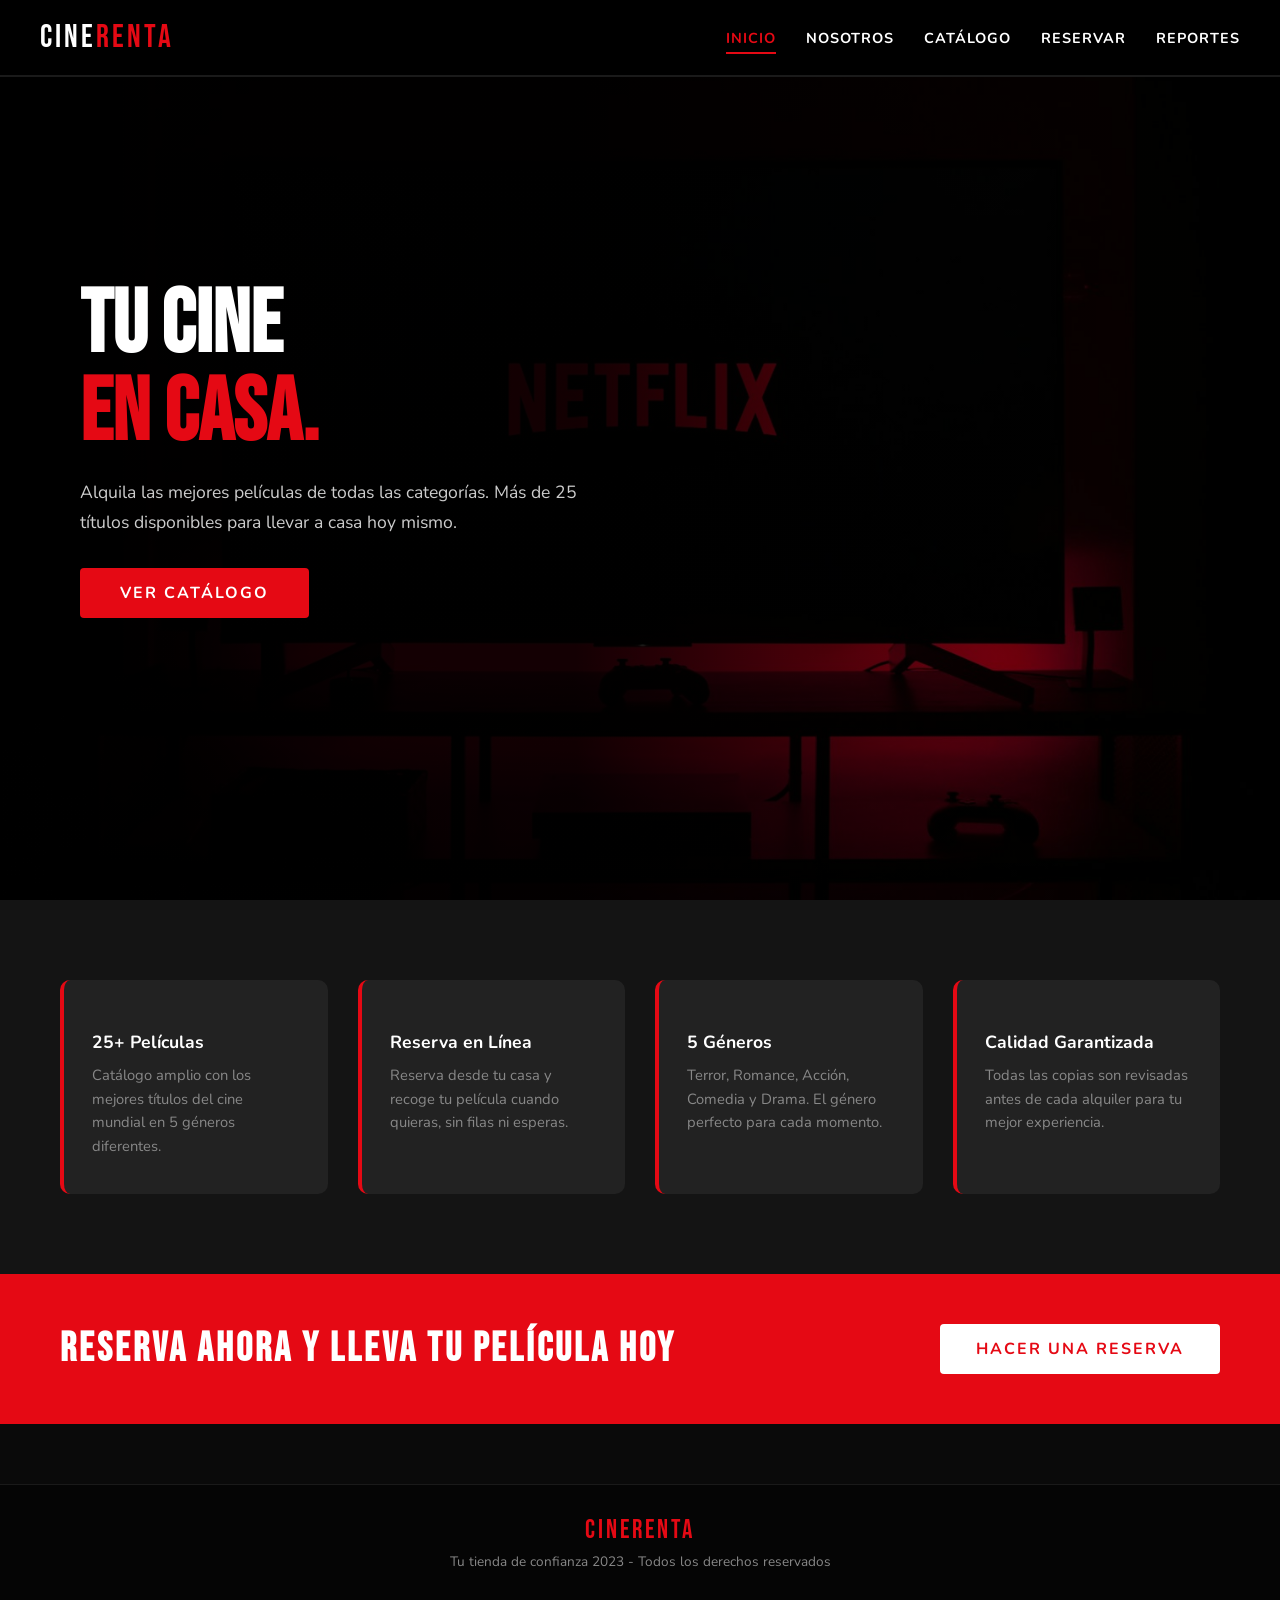
<file: CineRenta/index.html>
<!DOCTYPE html>
<html lang="es">
<head>
  <meta charset="UTF-8" />
  <meta name="viewport" content="width=device-width, initial-scale=1.0" />
  <title>CineRenta - Inicio</title>
  <link rel="stylesheet" href="css/estilos.css" />
</head>
<body>

  <nav>
    <a class="logo" href="index.html"><span>CINE</span>RENTA</a>
    <button class="menu-hamburguesa" onclick="document.getElementById('menu').classList.toggle('abierto')">&#9776;</button>
    <ul id="menu">
      <li><a href="index.html" class="activo">Inicio</a></li>
      <li><a href="nosotros.html">Nosotros</a></li>
      <li><a href="catalogo.html">Catálogo</a></li>
      <li><a href="reservar.html">Reservar</a></li>
      <li><a href="reportes.html">Reportes</a></li>
    </ul>
  </nav>

  <section class="hero">
    <img class="hero-img" src="imagenes/imagen1.jfif" alt="Fondo cine" />
    <div class="hero-overlay"></div>
    <div class="hero-contenido">
      <h1>Tu cine<br><span>en casa.</span></h1>
      <p>Alquila las mejores películas de todas las categorías. Más de 25 títulos disponibles para llevar a casa hoy mismo.</p>
      <a href="catalogo.html" class="btn-hero">Ver Catálogo</a>
    </div>
  </section>

  <div class="caracteristicas">
    <div class="card-caract">
      <div class="icono"></div>
      <h3>25+ Películas</h3>
      <p>Catálogo amplio con los mejores títulos del cine mundial en 5 géneros diferentes.</p>
    </div>
    <div class="card-caract">
      <div class="icono"></div>
      <h3>Reserva en Línea</h3>
      <p>Reserva desde tu casa y recoge tu película cuando quieras, sin filas ni esperas.</p>
    </div>
    <div class="card-caract">
      <div class="icono"></div>
      <h3>5 Géneros</h3>
      <p>Terror, Romance, Acción, Comedia y Drama. El género perfecto para cada momento.</p>
    </div>
    <div class="card-caract">
      <div class="icono"></div>
      <h3>Calidad Garantizada</h3>
      <p>Todas las copias son revisadas antes de cada alquiler para tu mejor experiencia.</p>
    </div>
  </div>

  <div class="banner-inferior">
    <h2>Reserva ahora y lleva tu película hoy</h2>
    <a href="reservar.html" class="btn-blanco">Hacer una Reserva</a>
  </div>

  <footer>
    <div class="logo-footer">CINERENTA</div>
    <p>Tu tienda de confianza 2023 - Todos los derechos reservados</p>
  </footer>
<script src="js/scripts.js"></script>
</body>
</html>
</file>
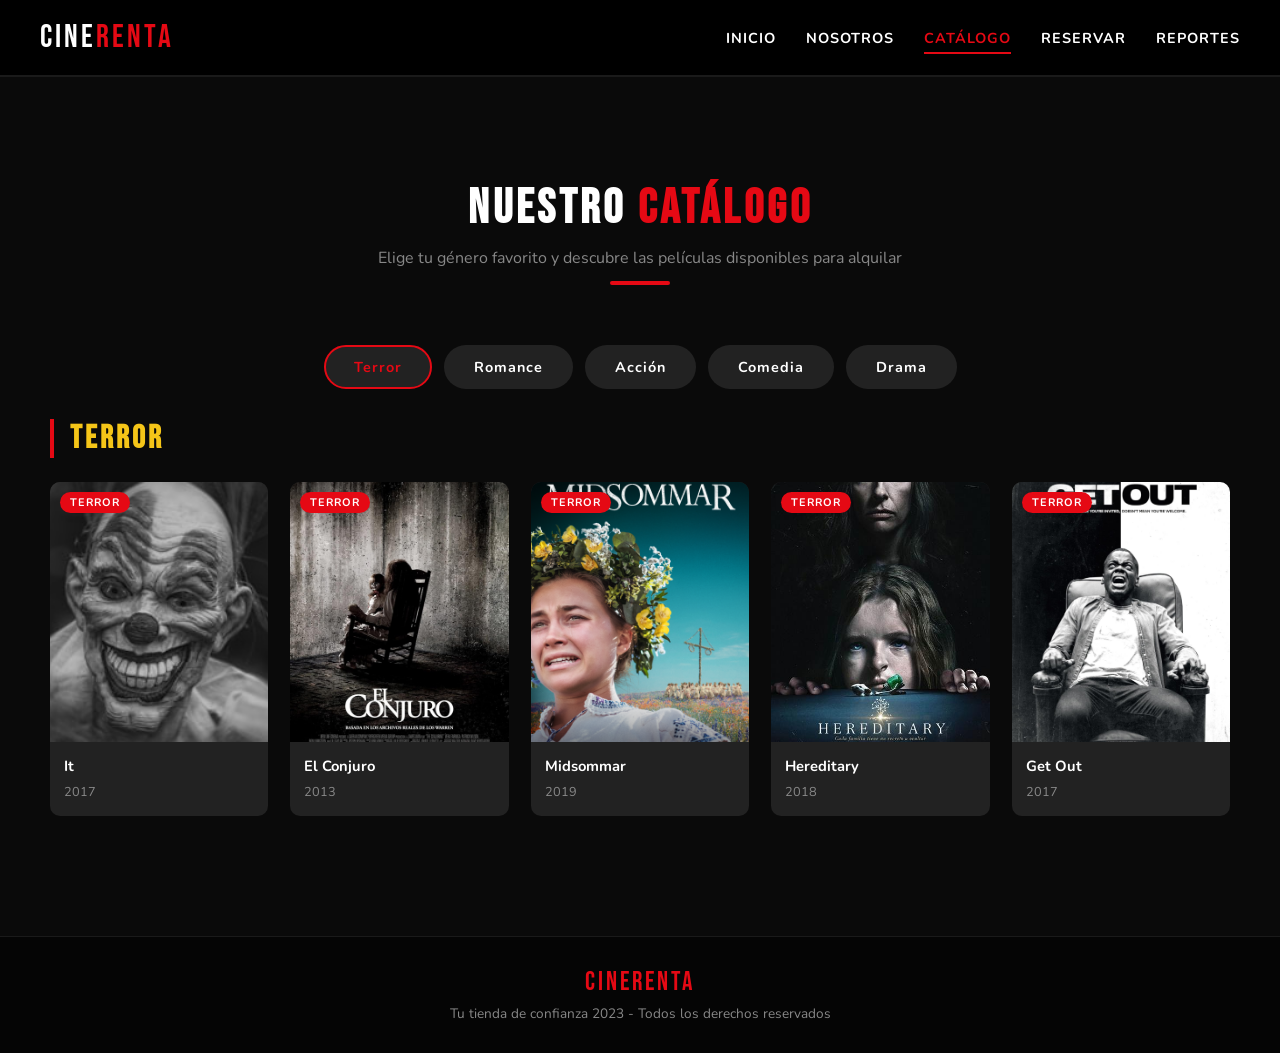
<file: CineRenta/catalogo.html>
<!DOCTYPE html>
<html lang="es">
<head>
  <meta charset="UTF-8" />
  <meta name="viewport" content="width=device-width, initial-scale=1.0" />
  <title>CineRenta - Catálogo</title>
  <link rel="stylesheet" href="css/estilos.css" />
  <style>
    body { padding-top: 80px; }
  </style>
</head>
<body>

  <nav>
    <a class="logo" href="index.html"><span>CINE</span>RENTA</a>
    <button class="menu-hamburguesa" onclick="document.getElementById('menu').classList.toggle('abierto')">&#9776;</button>
    <ul id="menu">
      <li><a href="index.html">Inicio</a></li>
      <li><a href="nosotros.html">Nosotros</a></li>
      <li><a href="catalogo.html" class="activo">Catálogo</a></li>
      <li><a href="reservar.html">Reservar</a></li>
      <li><a href="reportes.html">Reportes</a></li>
    </ul>
  </nav>

  <div class="titulo-seccion">
    <h2>Nuestro <span>Catálogo</span></h2>
    <p>Elige tu género favorito y descubre las películas disponibles para alquilar</p>
    <div class="linea-roja"></div>
  </div>

  <div class="tabs">
    <button class="tab activo" onclick="verCategoria('terror', this)">Terror</button>
    <button class="tab" onclick="verCategoria('romance', this)">Romance</button>
    <button class="tab" onclick="verCategoria('accion', this)">Acción</button>
    <button class="tab" onclick="verCategoria('comedia', this)">Comedia</button>
    <button class="tab" onclick="verCategoria('drama', this)">Drama</button>
  </div>

  <div class="categoria activa" id="cat-terror">
    <h3>Terror</h3>
    <div class="grid-peliculas">
      <div class="card">
        <span class="badge">Terror</span>
        <img src="imagenes/it.jfif" alt="It" />
        <div class="info"><h4>It</h4><span>2017</span></div>
      </div>
      <div class="card">
        <span class="badge">Terror</span>
        <img src="imagenes/conjuro.jpg" alt="El Conjuro" />
        <div class="info"><h4>El Conjuro</h4><span>2013</span></div>
      </div>
      <div class="card">
        <span class="badge">Terror</span>
        <img src="imagenes/midsommar.jpg" alt="Midsommar" />
        <div class="info"><h4>Midsommar</h4><span>2019</span></div>
      </div>
      <div class="card">
        <span class="badge">Terror</span>
        <img src="imagenes/hereditary.jpg" alt="Hereditary" />
        <div class="info"><h4>Hereditary</h4><span>2018</span></div>
      </div>
      <div class="card">
        <span class="badge">Terror</span>
        <img src="imagenes/get out.jpg" alt="Get Out" />
        <div class="info"><h4>Get Out</h4><span>2017</span></div>
      </div>
    </div>
  </div>

  <div class="categoria" id="cat-romance">
    <h3>Romance</h3>
    <div class="grid-peliculas">
      <div class="card">
        <span class="badge">Romance</span>
        <img src="imagenes/la la land.jpg" alt="La La Land" />
        <div class="info"><h4>La La Land</h4><span>2016</span></div>
      </div>
      <div class="card">
        <span class="badge">Romance</span>
        <img src="imagenes/titanic.jpg" alt="Titanic" />
        <div class="info"><h4>Titanic</h4><span>1997</span></div>
      </div>
      <div class="card">
        <span class="badge">Romance</span>
        <img src="imagenes/antes del amanecer.jpg" alt="Antes del Amanecer" />
        <div class="info"><h4>Antes del Amanecer</h4><span>1995</span></div>
      </div>
      <div class="card">
        <span class="badge">Romance</span>
        <img src="imagenes/diario de una pasion.jpg" alt="Diario de una Pasión" />
        <div class="info"><h4>Diario de una Pasión</h4><span>2004</span></div>
      </div>
      <div class="card">
        <span class="badge">Romance</span>
        <img src="imagenes/affair.jpg" alt="Un Affair" />
        <div class="info"><h4>Un Affair</h4><span>2012</span></div>
      </div>
    </div>
  </div>

  <div class="categoria" id="cat-accion">
    <h3>Acción</h3>
    <div class="grid-peliculas">
      <div class="card">
        <span class="badge">Acción</span>
        <img src="imagenes/Mad_Max_Fury_Road.jpg" alt="Mad Max" />
        <div class="info"><h4>Mad Max: Fury Road</h4><span>2015</span></div>
      </div>
      <div class="card">
        <span class="badge">Acción</span>
        <img src="imagenes/john wick.jpg" alt="John Wick" />
        <div class="info"><h4>John Wick</h4><span>2014</span></div>
      </div>
      <div class="card">
        <span class="badge">Acción</span>
        <img src="imagenes/inception.jpg" alt="Inception" />
        <div class="info"><h4>Inception</h4><span>2010</span></div>
      </div>
      <div class="card">
        <span class="badge">Acción</span>
        <img src="imagenes/the dark knight.jpg" alt="The Dark Knight" />
        <div class="info"><h4>The Dark Knight</h4><span>2008</span></div>
      </div>
      <div class="card">
        <span class="badge">Acción</span>
        <img src="imagenes/top gun.jpg" alt="Top Gun" />
        <div class="info"><h4>Top Gun: Maverick</h4><span>2022</span></div>
      </div>
    </div>
  </div>

  <div class="categoria" id="cat-comedia">
    <h3>Comedia</h3>
    <div class="grid-peliculas">
      <div class="card">
        <span class="badge">Comedia</span>
        <img src="imagenes/the-grand-budapest-hotel.jpg" alt="Grand Budapest Hotel" />
        <div class="info"><h4>Grand Budapest Hotel</h4><span>2014</span></div>
      </div>
      <div class="card">
        <span class="badge">Comedia</span>
        <img src="imagenes/supercool.jpg" alt="Supercool" />
        <div class="info"><h4>Supercool</h4><span>2007</span></div>
      </div>
      <div class="card">
        <span class="badge">Comedia</span>
        <img src="imagenes/yes man.jpg" alt="Yes Man" />
        <div class="info"><h4>Yes Man</h4><span>2008</span></div>
      </div>
      <div class="card">
        <span class="badge">Comedia</span>
        <img src="imagenes/Loco por mary.jfif" alt="Loco por Mary" />
        <div class="info"><h4>Loco por Mary</h4><span>1998</span></div>
      </div>
      <div class="card">
        <span class="badge">Comedia</span>
        <img src="imagenes/mentiroso.jpg" alt="Mentiroso Mentiroso" />
        <div class="info"><h4>Mentiroso Mentiroso</h4><span>1997</span></div>
      </div>
    </div>
  </div>

  <div class="categoria" id="cat-drama">
    <h3>Drama</h3>
    <div class="grid-peliculas">
      <div class="card">
        <span class="badge">Drama</span>
        <img src="imagenes/cadena perpetua.png" alt="Cadena Perpetua" />
        <div class="info"><h4>Cadena Perpetua</h4><span>1994</span></div>
      </div>
      <div class="card">
        <span class="badge">Drama</span>
        <img src="imagenes/forrest gump.jpg" alt="Forrest Gump" />
        <div class="info"><h4>Forrest Gump</h4><span>1994</span></div>
      </div>
      <div class="card">
        <span class="badge">Drama</span>
        <img src="imagenes/parasite.jpg" alt="Parasite" />
        <div class="info"><h4>Parasite</h4><span>2019</span></div>
      </div>
      <div class="card">
        <span class="badge">Drama</span>
        <img src="imagenes/whiplash.jpg" alt="Whiplash" />
        <div class="info"><h4>Whiplash</h4><span>2014</span></div>
      </div>
      <div class="card">
        <span class="badge">Drama</span>
        <img src="imagenes/moonlight.jpg" alt="Moonlight" />
        <div class="info"><h4>Moonlight</h4><span>2016</span></div>
      </div>
    </div>
  </div>

  <footer>
    <div class="logo-footer">CINERENTA</div>
    <p>Tu tienda de confianza 2023 - Todos los derechos reservados</p>
  </footer>

<script src="js/scripts.js"></script>
</body>
</html>
</file>
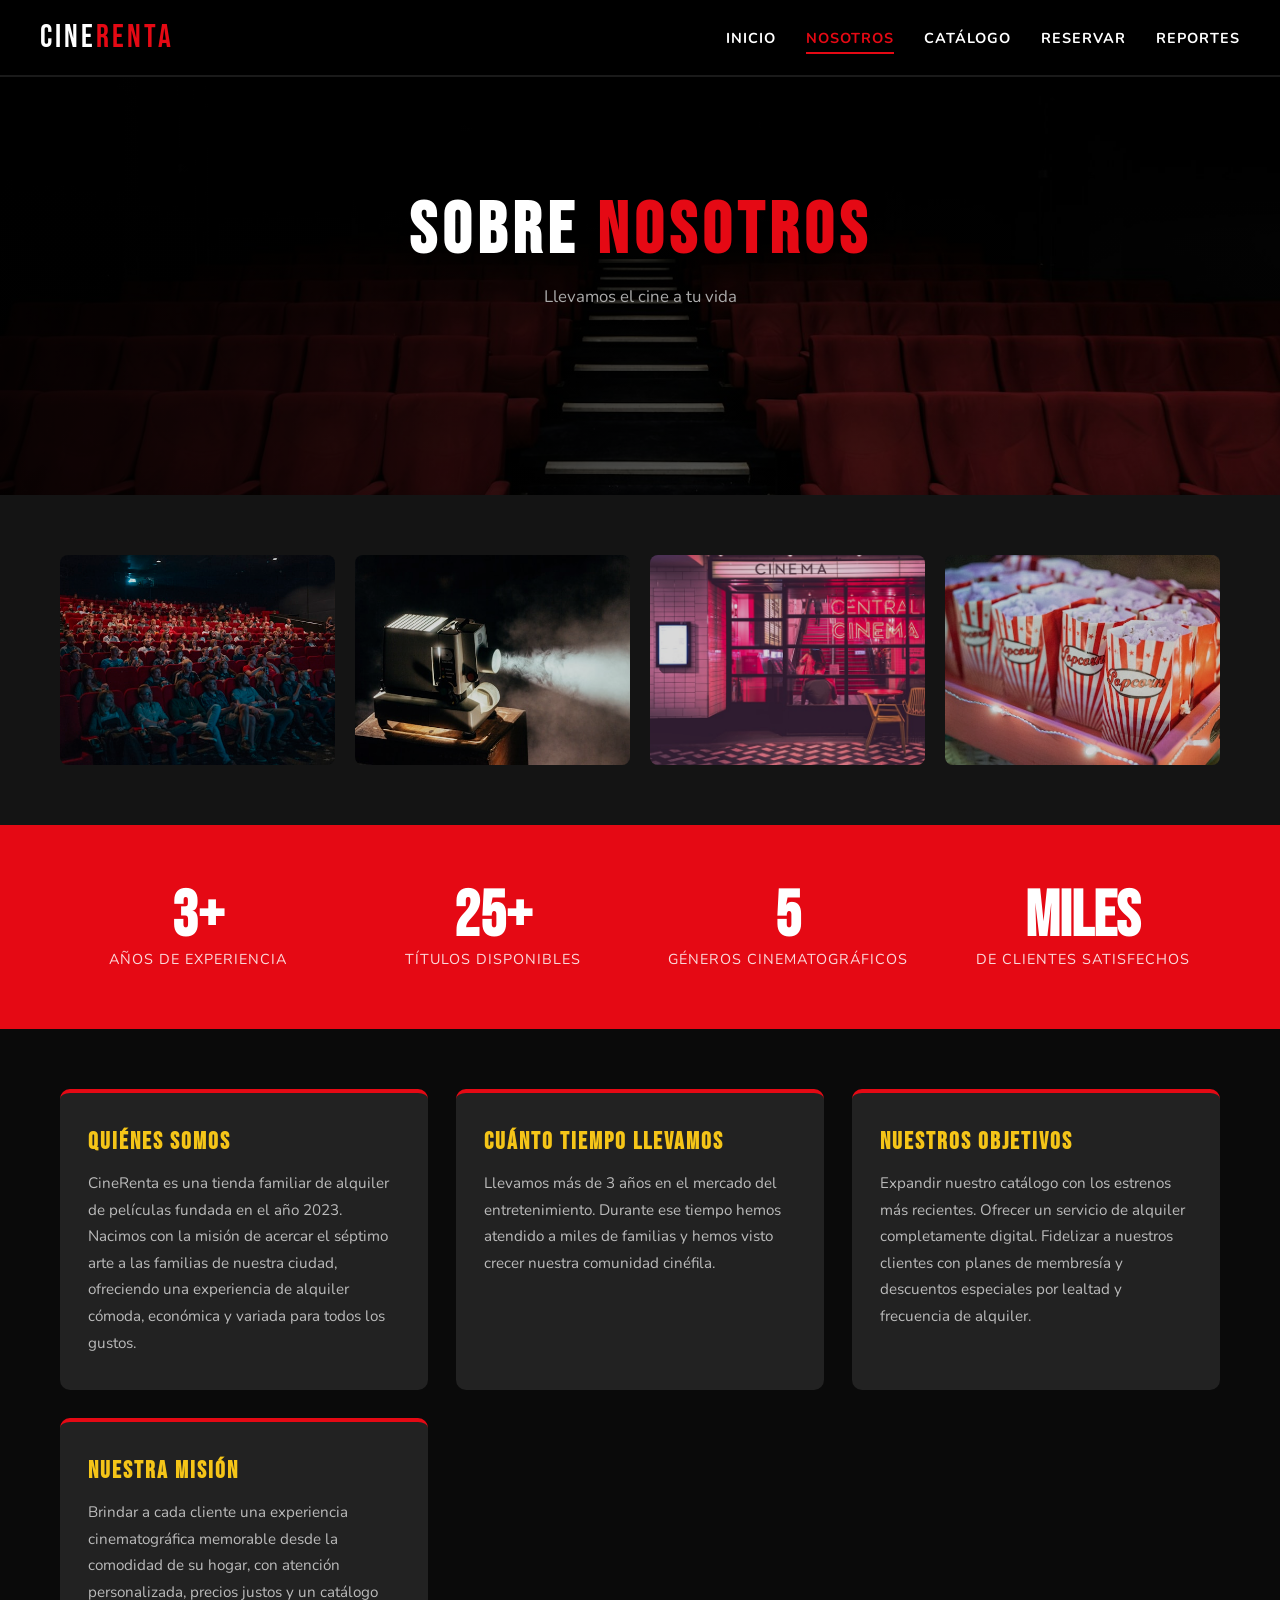
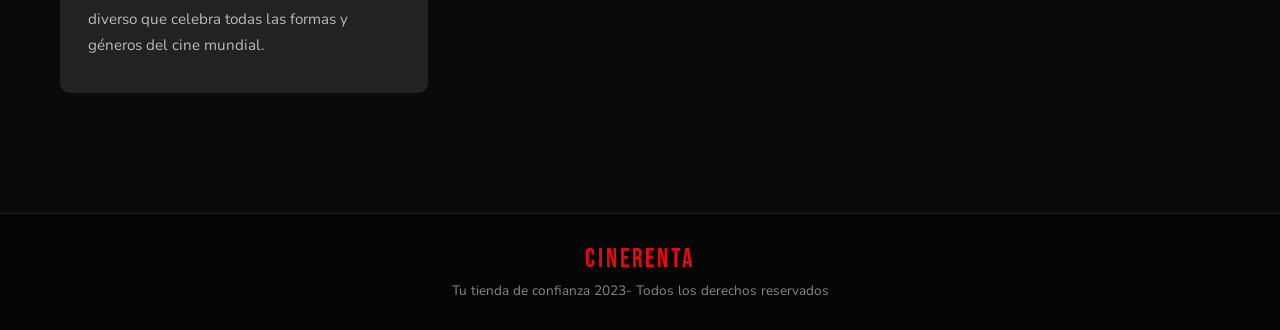
<file: CineRenta/nosotros.html>
<!DOCTYPE html>
<html lang="es">
<head>
  <meta charset="UTF-8" />
  <meta name="viewport" content="width=device-width, initial-scale=1.0" />
  <title>CineRenta - Nosotros</title>
  <link rel="stylesheet" href="css/estilos.css" />
</head>
<body>

  <nav>
    <a class="logo" href="index.html"><span>CINE</span>RENTA</a>
    <button class="menu-hamburguesa" onclick="document.getElementById('menu').classList.toggle('abierto')">&#9776;</button>
    <ul id="menu">
      <li><a href="index.html">Inicio</a></li>
      <li><a href="nosotros.html" class="activo">Nosotros</a></li>
      <li><a href="catalogo.html">Catálogo</a></li>
      <li><a href="reservar.html">Reservar</a></li>
      <li><a href="reportes.html">Reportes</a></li>
    </ul>
  </nav>

  <section class="hero-nosotros">
    <img class="hero-nosotros-img" src="imagenes/imagen2.jfif" alt="Sala de cine" />
    <div class="hero-nosotros-overlay"></div>
    <div class="hero-nosotros-contenido">
      <h1>Sobre <span>Nosotros</span></h1>
      <p>Llevamos el cine a tu vida</p>
    </div>
  </section>

  <div class="galeria">
    <img src="imagenes/imagen3.jfif" alt="Interior de la tienda" />
    <img src="imagenes/imagen4.jfif" alt="Sala de cine" />
    <img src="imagenes/imagen5.jfif" alt="Noche de películas" />
    <img src="imagenes/imagen6.jfif" alt="Colección de DVDs" />
  </div>

  
  <div class="estadisticas">
    <div class="stat"><h2>3+</h2><p>Años de experiencia</p></div>
    <div class="stat"><h2>25+</h2><p>Títulos disponibles</p></div>
    <div class="stat"><h2>5</h2><p>Géneros cinematográficos</p></div>
    <div class="stat"><h2>Miles</h2><p>De clientes satisfechos</p></div>
  </div>

  <!-- INFORMACIÓN -->
  <div class="info-bloques">
    <div class="bloque">
      <h3>Quiénes Somos</h3>
      <p>CineRenta es una tienda familiar de alquiler de películas fundada en el año 2023. Nacimos con la misión de acercar el séptimo arte a las familias de nuestra ciudad, ofreciendo una experiencia de alquiler cómoda, económica y variada para todos los gustos.</p>
    </div>
    <div class="bloque">
      <h3>Cuánto Tiempo Llevamos</h3>
      <p>Llevamos más de 3 años en el mercado del entretenimiento. Durante ese tiempo hemos atendido a miles de familias y hemos visto crecer nuestra comunidad cinéfila.</p>
    </div>
    <div class="bloque">
      <h3>Nuestros Objetivos</h3>
      <p>Expandir nuestro catálogo con los estrenos más recientes. Ofrecer un servicio de alquiler completamente digital. Fidelizar a nuestros clientes con planes de membresía y descuentos especiales por lealtad y frecuencia de alquiler.</p>
    </div>
    <div class="bloque">
      <h3>Nuestra Misión</h3>
      <p>Brindar a cada cliente una experiencia cinematográfica memorable desde la comodidad de su hogar, con atención personalizada, precios justos y un catálogo diverso que celebra todas las formas y géneros del cine mundial.</p>
    </div>
  </div>

  <footer>
    <div class="logo-footer">CINERENTA</div>
    <p>Tu tienda de confianza 2023- Todos los derechos reservados</p>
  </footer>
<script src="js/scripts.js"></script>
</body>
</html>
</file>
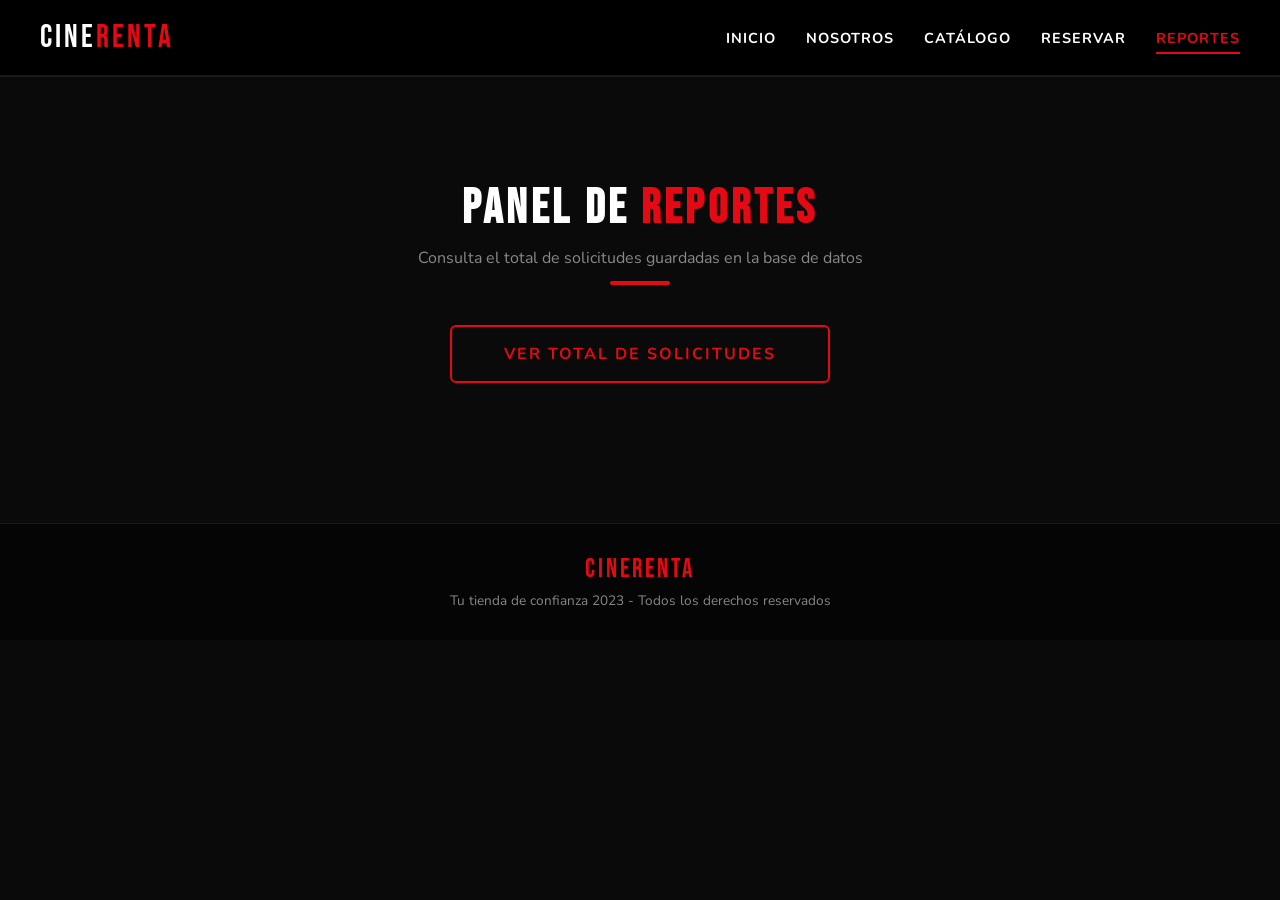
<file: CineRenta/reportes.html>
<!DOCTYPE html>
<html lang="es">
<head>
  <meta charset="UTF-8" />
  <meta name="viewport" content="width=device-width, initial-scale=1.0" />
  <title>CineRenta - Reportes</title>
  <link rel="stylesheet" href="css/estilos.css" />
  <style>
    body { padding-top: 80px; }
  </style>
</head>
<body>

  <nav>
    <a class="logo" href="index.html"><span>CINE</span>RENTA</a>
    <button class="menu-hamburguesa" onclick="document.getElementById('menu').classList.toggle('abierto')">&#9776;</button>
    <ul id="menu">
      <li><a href="index.html">Inicio</a></li>
      <li><a href="nosotros.html">Nosotros</a></li>
      <li><a href="catalogo.html">Catálogo</a></li>
      <li><a href="reservar.html">Reservar</a></li>
      <li><a href="reportes.html" class="activo">Reportes</a></li>
    </ul>
  </nav>

  <div class="titulo-seccion">
    <h2>Panel de <span>Reportes</span></h2>
    <p>Consulta el total de solicitudes guardadas en la base de datos</p>
    <div class="linea-roja"></div>
  </div>

  <div class="reportes-centro">

    <button class="btn-consultar" onclick="cargarReporte()">Ver Total de Solicitudes</button>

    <div class="resultado" id="resultado">
      <div class="numero-grande" id="num-total">0</div>
      <p>Solicitudes registradas</p>
      <div class="fecha-consulta" id="fecha-consulta"></div>

      <table class="tabla-solicitudes" id="tabla-solicitudes">
        <thead>
          <tr>
            <th>#</th>
            <th>Nombre</th>
            <th>Edad</th>
            <th>Sexo</th>
            <th>Películas</th>
            <th>Fecha</th>
          </tr>
        </thead>
        <tbody id="cuerpo-tabla"></tbody>
      </table>
    </div>

  </div>

  <footer>
    <div class="logo-footer">CINERENTA</div>
    <p>Tu tienda de confianza 2023 - Todos los derechos reservados</p>
  </footer>
<script src="js/scripts.js"></script>

</body>
</html>
</file>
<file: CineRenta/css/estilos.css>
@import url('https://fonts.googleapis.com/css2?family=Bebas+Neue&family=Nunito:wght@400;600;700&display=swap');

* { margin: 0; padding: 0; box-sizing: border-box; }

:root {
  --rojo: #e50914;
  --negro: #0a0a0a;
  --gris-oscuro: #141414;
  --gris-medio: #222;
  --gris-claro: #888;
  --blanco: #fff;
  --dorado: #f5c518;
}

body {
  font-family: 'Nunito', sans-serif;
  background-color: var(--negro);
  color: var(--blanco);
  overflow-x: hidden;
}

/* Navbar */
nav {
  position: fixed;
  top: 0;
  width: 100%;
  z-index: 1000;
  background: rgba(0,0,0,0.95);
  padding: 18px 40px;
  display: flex;
  justify-content: space-between;
  align-items: center;
  border-bottom: 2px solid #1a1a1a;
}

.logo {
  font-family: 'Bebas Neue', sans-serif;
  font-size: 2rem;
  color: var(--rojo);
  letter-spacing: 3px;
  text-decoration: none;
}
.logo span { color: var(--blanco); }

nav ul {
  list-style: none;
  display: flex;
  gap: 30px;
}

nav ul li a {
  color: var(--blanco);
  text-decoration: none;
  font-weight: 700;
  font-size: 0.9rem;
  letter-spacing: 1px;
  text-transform: uppercase;
  transition: color 0.3s;
  padding-bottom: 4px;
  border-bottom: 2px solid transparent;
}
nav ul li a:hover,
nav ul li a.activo {
  color: var(--rojo);
  border-bottom: 2px solid var(--rojo);
}

.menu-hamburguesa {
  display: none;
  font-size: 1.8rem;
  cursor: pointer;
  color: var(--blanco);
  background: none;
  border: none;
}

/* Titulo de seccion */
.titulo-seccion {
  text-align: center;
  padding: 100px 20px 40px;
}
.titulo-seccion h2 {
  font-family: 'Bebas Neue', sans-serif;
  font-size: 3rem;
  letter-spacing: 4px;
}
.titulo-seccion h2 span { color: var(--rojo); }
.titulo-seccion p {
  color: var(--gris-claro);
  margin-top: 10px;
  font-size: 1rem;
}
.linea-roja {
  width: 60px;
  height: 4px;
  background: var(--rojo);
  margin: 12px auto 0;
  border-radius: 2px;
}

/* Footer */
footer {
  background: #050505;
  padding: 30px 60px;
  text-align: center;
  border-top: 1px solid #1a1a1a;
  margin-top: 60px;
}
footer p { color: var(--gris-claro); font-size: 0.85rem; }
.logo-footer {
  font-family: 'Bebas Neue', sans-serif;
  font-size: 1.6rem;
  color: var(--rojo);
  letter-spacing: 3px;
  margin-bottom: 6px;
}

/* === INDEX === */
.hero {
  position: relative;
  height: 100vh;
  display: flex;
  align-items: center;
  padding: 0 80px;
  overflow: hidden;
}
.hero-img {
  position: absolute;
  inset: 0;
  width: 100%;
  height: 100%;
  object-fit: cover;
  z-index: 0;
}
.hero-overlay {
  position: absolute;
  inset: 0;
  background: linear-gradient(to right, rgba(0,0,0,0.92) 45%, rgba(0,0,0,0.3));
  z-index: 1;
}
.hero-contenido {
  position: relative;
  z-index: 2;
}
.hero-contenido h1 {
  font-family: 'Bebas Neue', sans-serif;
  font-size: 5.5rem;
  line-height: 1;
  margin-bottom: 20px;
}
.hero-contenido h1 span { color: var(--rojo); }
.hero-contenido p {
  font-size: 1.1rem;
  color: #ccc;
  max-width: 500px;
  line-height: 1.7;
  margin-bottom: 30px;
}
.btn-hero {
  background: var(--rojo);
  color: var(--blanco);
  padding: 14px 40px;
  font-size: 1rem;
  font-weight: 700;
  letter-spacing: 2px;
  text-transform: uppercase;
  border-radius: 4px;
  text-decoration: none;
  display: inline-block;
  transition: background 0.3s, transform 0.2s;
}
.btn-hero:hover { background: #c0000f; transform: scale(1.04); }

.caracteristicas {
  background: var(--gris-oscuro);
  padding: 80px 60px;
  display: grid;
  grid-template-columns: repeat(auto-fit, minmax(220px, 1fr));
  gap: 30px;
}
.card-caract {
  background: var(--gris-medio);
  border-radius: 10px;
  padding: 36px 28px;
  border-left: 4px solid var(--rojo);
  transition: transform 0.3s;
}
.card-caract:hover { transform: translateY(-6px); }
.card-caract .icono { font-size: 2.4rem; margin-bottom: 14px; }
.card-caract h3 { font-size: 1.1rem; margin-bottom: 10px; }
.card-caract p { color: var(--gris-claro); font-size: 0.92rem; line-height: 1.6; }

.banner-inferior {
  background: var(--rojo);
  padding: 50px 60px;
  display: flex;
  align-items: center;
  justify-content: space-between;
  flex-wrap: wrap;
  gap: 20px;
}
.banner-inferior h2 {
  font-family: 'Bebas Neue', sans-serif;
  font-size: 2.5rem;
  letter-spacing: 3px;
}
.btn-blanco {
  background: var(--blanco);
  color: var(--rojo);
  padding: 14px 36px;
  font-size: 1rem;
  font-weight: 700;
  letter-spacing: 2px;
  text-transform: uppercase;
  border-radius: 4px;
  text-decoration: none;
  transition: transform 0.2s;
}
.btn-blanco:hover { transform: scale(1.04); }

/* Catalogo */
.tabs {
  display: flex;
  flex-wrap: wrap;
  justify-content: center;
  gap: 12px;
  padding: 20px 20px 30px;
}
.tab {
  background: var(--gris-medio);
  border: 2px solid transparent;
  color: var(--blanco);
  padding: 10px 28px;
  border-radius: 30px;
  cursor: pointer;
  font-family: 'Nunito', sans-serif;
  font-weight: 700;
  font-size: 0.9rem;
  letter-spacing: 1px;
  transition: all 0.3s;
}
.tab:hover, .tab.activo {
  border-color: var(--rojo);
  color: var(--rojo);
}
.categoria {
  display: none;
  padding: 0 50px 60px;
}
.categoria.activa { display: block; }
.categoria h3 {
  font-family: 'Bebas Neue', sans-serif;
  font-size: 2rem;
  letter-spacing: 3px;
  color: var(--dorado);
  margin-bottom: 24px;
  border-left: 4px solid var(--rojo);
  padding-left: 16px;
}
.grid-peliculas {
  display: grid;
  grid-template-columns: repeat(auto-fill, minmax(180px, 1fr));
  gap: 22px;
}
.card {
  background: var(--gris-medio);
  border-radius: 10px;
  overflow: hidden;
  transition: transform 0.3s, box-shadow 0.3s;
  position: relative;
}
.card:hover {
  transform: translateY(-8px);
  box-shadow: 0 16px 40px rgba(229,9,20,0.3);
}
.card img {
  width: 100%;
  height: 260px;
  object-fit: cover;
  display: block;
}
.card .info { padding: 14px; }
.card .info h4 { font-size: 0.92rem; margin-bottom: 4px; color: var(--blanco); }
.card .info span { font-size: 0.8rem; color: var(--gris-claro); }
.badge {
  position: absolute;
  top: 10px;
  left: 10px;
  background: var(--rojo);
  color: var(--blanco);
  font-size: 0.68rem;
  padding: 3px 10px;
  border-radius: 20px;
  font-weight: 700;
  letter-spacing: 1px;
  text-transform: uppercase;
}

/* Nosotros */
.hero-nosotros {
  position: relative;
  height: 55vh;
  display: flex;
  align-items: center;
  justify-content: center;
  text-align: center;
  overflow: hidden;
}
.hero-nosotros-img {
  position: absolute;
  inset: 0;
  width: 100%;
  height: 100%;
  object-fit: cover;
  z-index: 0;
}
.hero-nosotros-overlay {
  position: absolute;
  inset: 0;
  background: linear-gradient(to right, rgba(0,0,0,0.88), rgba(0,0,0,0.4));
  z-index: 1;
}
.hero-nosotros-contenido {
  position: relative;
  z-index: 2;
}
.hero-nosotros h1 {
  font-family: 'Bebas Neue', sans-serif;
  font-size: 4.5rem;
  letter-spacing: 6px;
}
.hero-nosotros h1 span { color: var(--rojo); }
.hero-nosotros p { color: #aaa; margin-top: 10px; font-size: 1.05rem; }

.galeria {
  padding: 60px;
  display: grid;
  grid-template-columns: repeat(auto-fit, minmax(260px, 1fr));
  gap: 20px;
  background: var(--gris-oscuro);
}
.galeria img {
  width: 100%;
  height: 210px;
  object-fit: cover;
  border-radius: 8px;
  filter: brightness(0.85);
  transition: filter 0.3s, transform 0.3s;
}
.galeria img:hover { filter: brightness(1.05); transform: scale(1.02); }

.estadisticas {
  background: var(--rojo);
  padding: 60px;
  display: grid;
  grid-template-columns: repeat(auto-fit, minmax(160px, 1fr));
  gap: 20px;
  text-align: center;
}
.stat h2 {
  font-family: 'Bebas Neue', sans-serif;
  font-size: 4rem;
  line-height: 1;
}
.stat p { font-size: 0.9rem; letter-spacing: 1px; text-transform: uppercase; opacity: 0.85; }

.info-bloques {
  padding: 60px;
  background: var(--negro);
  display: grid;
  grid-template-columns: repeat(auto-fit, minmax(280px, 1fr));
  gap: 28px;
}
.bloque {
  background: var(--gris-medio);
  padding: 34px 28px;
  border-radius: 10px;
  border-top: 4px solid var(--rojo);
  transition: transform 0.3s;
}
.bloque:hover { transform: translateY(-5px); }
.bloque h3 {
  font-family: 'Bebas Neue', sans-serif;
  font-size: 1.5rem;
  letter-spacing: 2px;
  margin-bottom: 14px;
  color: var(--dorado);
}
.bloque p { color: #bbb; line-height: 1.75; font-size: 0.95rem; }

/* Reportes */
.reportes-centro {
  max-width: 600px;
  margin: 0 auto;
  padding: 0 30px 80px;
  text-align: center;
}
.btn-consultar {
  background: transparent;
  border: 2px solid var(--rojo);
  color: var(--rojo);
  padding: 16px 52px;
  font-size: 1rem;
  font-weight: 700;
  letter-spacing: 2px;
  text-transform: uppercase;
  border-radius: 6px;
  cursor: pointer;
  font-family: 'Nunito', sans-serif;
  transition: all 0.3s;
}
.btn-consultar:hover { background: var(--rojo); color: var(--blanco); }
.resultado {
  display: none;
  margin-top: 50px;
  background: var(--gris-medio);
  border-radius: 14px;
  padding: 50px 40px;
  border-top: 4px solid var(--rojo);
}
.numero-grande {
  font-family: 'Bebas Neue', sans-serif;
  font-size: 7rem;
  color: var(--rojo);
  line-height: 1;
}
.resultado p { color: var(--gris-claro); font-size: 1rem; margin-top: 14px; letter-spacing: 2px; text-transform: uppercase; }
.fecha-consulta { margin-top: 20px; font-size: 0.82rem; color: #555; }
.tabla-solicitudes {
  margin-top: 40px;
  text-align: left;
  width: 100%;
  border-collapse: collapse;
  font-size: 0.85rem;
}
.tabla-solicitudes th {
  background: var(--rojo);
  color: var(--blanco);
  padding: 10px 14px;
  text-transform: uppercase;
  letter-spacing: 1px;
  font-size: 0.78rem;
}
.tabla-solicitudes td {
  padding: 10px 14px;
  border-bottom: 1px solid #333;
  color: #ccc;
}
.tabla-solicitudes tr:hover td { background: #2a2a2a; }

/* Reservar */
.form-container {
  max-width: 780px;
  margin: 0 auto;
  padding: 0 30px 80px;
}
.campo { margin-bottom: 26px; }
.campo label {
  display: block;
  font-weight: 700;
  font-size: 0.85rem;
  letter-spacing: 1px;
  text-transform: uppercase;
  color: #ccc;
  margin-bottom: 8px;
}
.campo input[type="text"],
.campo input[type="number"] {
  width: 100%;
  padding: 14px 18px;
  border-radius: 6px;
  border: 2px solid #333;
  background: #2a2a2a;
  color: var(--blanco);
  font-family: 'Nunito', sans-serif;
  font-size: 1rem;
  outline: none;
  transition: border-color 0.3s;
}
.campo input[type="text"]:focus,
.campo input[type="number"]:focus { border-color: var(--rojo); }
.radio-grupo { display: flex; gap: 30px; flex-wrap: wrap; }
.radio-grupo label {
  display: flex;
  align-items: center;
  gap: 8px;
  cursor: pointer;
  font-weight: 600;
  color: var(--blanco);
  text-transform: none;
  letter-spacing: 0;
  font-size: 1rem;
}
.radio-grupo input[type="radio"] { accent-color: var(--rojo); width: 18px; height: 18px; }
.caja-checkboxes {
  display: grid;
  grid-template-columns: repeat(auto-fill, minmax(220px, 1fr));
  gap: 10px;
  max-height: 300px;
  overflow-y: auto;
  padding: 18px;
  background: #2a2a2a;
  border-radius: 8px;
  border: 2px solid #333;
  transition: border-color 0.3s;
}
.caja-checkboxes:focus-within { border-color: var(--rojo); }
.caja-checkboxes label {
  display: flex;
  align-items: center;
  gap: 8px;
  cursor: pointer;
  font-size: 0.85rem;
  color: #ccc;
  font-weight: 400;
  transition: color 0.2s;
}
.caja-checkboxes label:hover { color: var(--blanco); }
.caja-checkboxes input[type="checkbox"] { accent-color: var(--rojo); width: 16px; height: 16px; }
.error { color: #ff5555; font-size: 0.82rem; margin-top: 6px; display: none; font-weight: 700; }
.error.visible { display: block; }
.btn-enviar {
  width: 100%;
  background: var(--rojo);
  color: var(--blanco);
  border: none;
  padding: 16px;
  font-size: 1.1rem;
  font-weight: 700;
  letter-spacing: 2px;
  text-transform: uppercase;
  border-radius: 6px;
  cursor: pointer;
  font-family: 'Nunito', sans-serif;
  margin-top: 10px;
  transition: background 0.3s, transform 0.2s;
}
.btn-enviar:hover { background: #c0000f; transform: scale(1.01); }
.alerta-exito {
  display: none;
  background: #0d2e0d;
  border: 2px solid #2d7a2d;
  border-radius: 8px;
  padding: 22px;
  text-align: center;
  margin-top: 24px;
  color: #7fff7f;
  font-weight: 700;
  font-size: 1rem;
}

/* Responsive */
@media (max-width: 768px) {
  nav { padding: 16px 20px; }
  nav ul {
    display: none;
    flex-direction: column;
    position: absolute;
    top: 70px;
    left: 0;
    width: 100%;
    background: rgba(0,0,0,0.97);
    padding: 20px;
    gap: 16px;
    text-align: center;
  }
  nav ul.abierto { display: flex; }
  .menu-hamburguesa { display: block; }
  .hero { padding: 0 24px; }
  .hero-contenido h1 { font-size: 3rem; }
  .caracteristicas { padding: 40px 20px; }
  .banner-inferior { padding: 40px 24px; text-align: center; justify-content: center; }
  .categoria { padding: 0 16px 40px; }
  .grid-peliculas { grid-template-columns: repeat(auto-fill, minmax(140px, 1fr)); }
  .card img { height: 200px; }
  .galeria, .info-bloques, .estadisticas { padding: 30px 20px; }
  .hero-nosotros h1 { font-size: 2.8rem; }
  .reportes-centro { padding: 0 16px 60px; }
  .numero-grande { font-size: 5rem; }
  .tabla-solicitudes { font-size: 0.75rem; }
  .form-container { padding: 0 16px 60px; }
  .radio-grupo { gap: 16px; }
}
</file>
